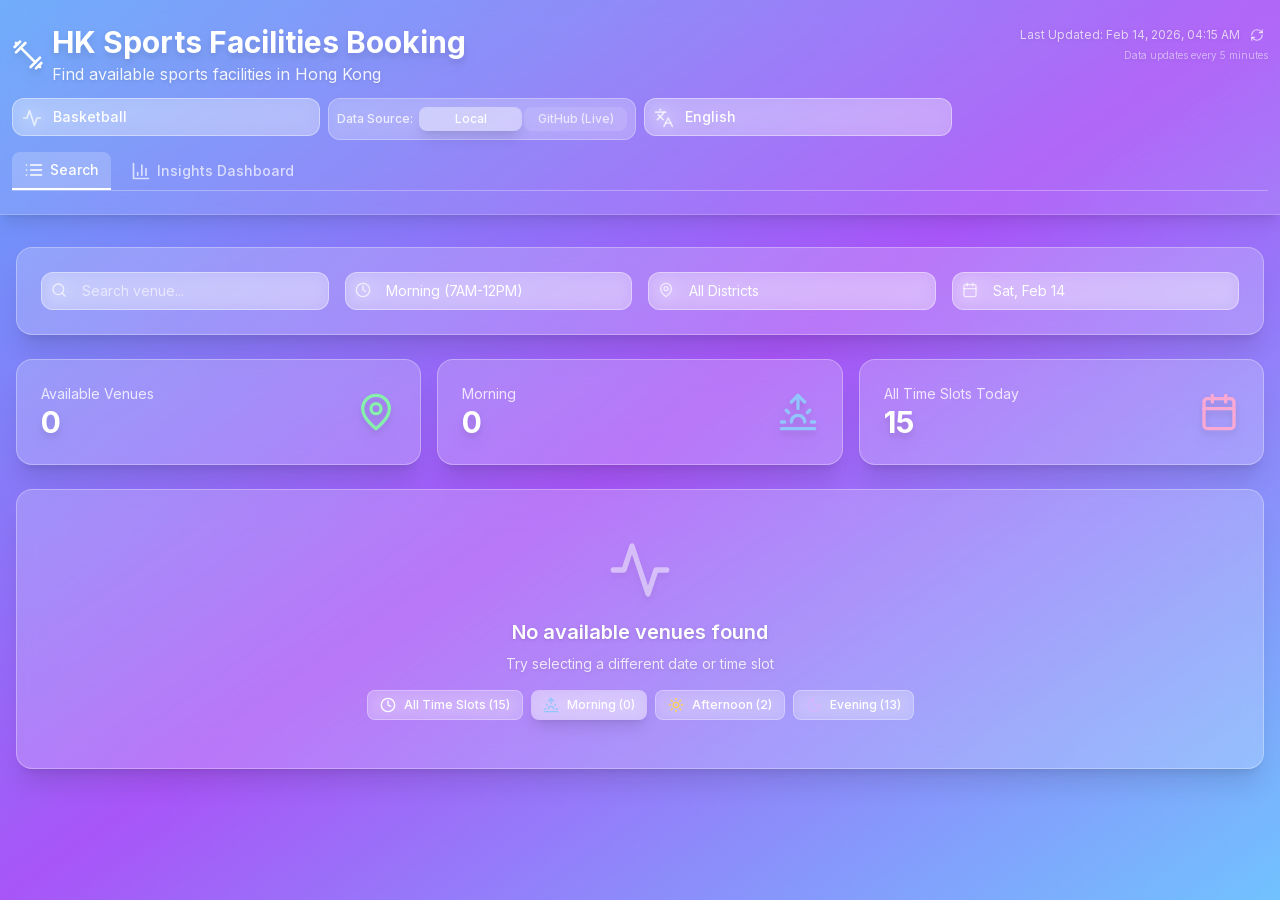
<file: index.html>
<!DOCTYPE html><html lang="en"><head><meta charSet="utf-8"/><meta name="viewport" content="width=device-width, initial-scale=1, maximum-scale=1"/><link rel="preload" href="/_next/static/media/e4af272ccee01ff0-s.p.woff2" as="font" crossorigin="" type="font/woff2"/><link rel="stylesheet" href="/_next/static/css/bc5cb8f0c7bdd779.css" data-precedence="next"/><link rel="preload" as="script" fetchPriority="low" href="/_next/static/chunks/webpack-2d62da244cb76273.js"/><script src="/_next/static/chunks/7d771d05-061e157f38a71cc8.js" async=""></script><script src="/_next/static/chunks/588-ee17185c6717cbbb.js" async=""></script><script src="/_next/static/chunks/main-app-b825397ca750ba4a.js" async=""></script><script src="/_next/static/chunks/903-ed9785ce43da3856.js" async=""></script><script src="/_next/static/chunks/app/page-032e1a3f473d3343.js" async=""></script><meta name="theme-color" content="#8b5cf6"/><title>HK Basketball Court Booking</title><meta name="description" content="Find and book basketball courts in Hong Kong"/><meta name="next-size-adjust"/><script src="/_next/static/chunks/polyfills-42372ed130431b0a.js" noModule=""></script></head><body class="__className_f367f3"><div class="min-h-screen flex items-center justify-center bg-gradient-to-br from-blue-400 via-purple-500" style="--tw-gradient-to:#71c2fe"><div class="text-center bg-white/20 backdrop-blur-lg rounded-2xl p-8 border border-white/30 shadow-2xl"><div class="animate-spin rounded-full h-16 w-16 border-b-4 border-white mx-auto"></div><p class="mt-4 text-white font-semibold drop-shadow-lg">Loading facilities...</p></div></div><script src="/_next/static/chunks/webpack-2d62da244cb76273.js" async=""></script><script>(self.__next_f=self.__next_f||[]).push([0]);self.__next_f.push([2,null])</script><script>self.__next_f.push([1,"1:HL[\"/_next/static/media/e4af272ccee01ff0-s.p.woff2\",\"font\",{\"crossOrigin\":\"\",\"type\":\"font/woff2\"}]\n2:HL[\"/_next/static/css/bc5cb8f0c7bdd779.css\",\"style\"]\n"])</script><script>self.__next_f.push([1,"3:I[7540,[],\"\"]\n5:I[8161,[],\"ClientPageRoot\"]\n6:I[9295,[\"903\",\"static/chunks/903-ed9785ce43da3856.js\",\"931\",\"static/chunks/app/page-032e1a3f473d3343.js\"],\"default\",1]\n7:I[9431,[],\"\"]\n8:I[3721,[],\"\"]\na:I[2521,[],\"\"]\nb:[]\n0:[\"$\",\"$L3\",null,{\"buildId\":\"FNMRDKPU2obx-AqgBloh1\",\"assetPrefix\":\"\",\"urlParts\":[\"\",\"\"],\"initialTree\":[\"\",{\"children\":[\"__PAGE__\",{}]},\"$undefined\",\"$undefined\",true],\"initialSeedData\":[\"\",{\"children\":[\"__PAGE__\",{},[[\"$L4\",[\"$\",\"$L5\",null,{\"props\":{\"params\":{},\"searchParams\":{}},\"Component\":\"$6\"}],null],null],null]},[[[[\"$\",\"link\",\"0\",{\"rel\":\"stylesheet\",\"href\":\"/_next/static/css/bc5cb8f0c7bdd779.css\",\"precedence\":\"next\",\"crossOrigin\":\"$undefined\"}]],[\"$\",\"html\",null,{\"lang\":\"en\",\"children\":[\"$\",\"body\",null,{\"className\":\"__className_f367f3\",\"children\":[\"$\",\"$L7\",null,{\"parallelRouterKey\":\"children\",\"segmentPath\":[\"children\"],\"error\":\"$undefined\",\"errorStyles\":\"$undefined\",\"errorScripts\":\"$undefined\",\"template\":[\"$\",\"$L8\",null,{}],\"templateStyles\":\"$undefined\",\"templateScripts\":\"$undefined\",\"notFound\":[[\"$\",\"title\",null,{\"children\":\"404: This page could not be found.\"}],[\"$\",\"div\",null,{\"style\":{\"fontFamily\":\"system-ui,\\\"Segoe UI\\\",Roboto,Helvetica,Arial,sans-serif,\\\"Apple Color Emoji\\\",\\\"Segoe UI Emoji\\\"\",\"height\":\"100vh\",\"textAlign\":\"center\",\"display\":\"flex\",\"flexDirection\":\"column\",\"alignItems\":\"center\",\"justifyContent\":\"center\"},\"children\":[\"$\",\"div\",null,{\"children\":[[\"$\",\"style\",null,{\"dangerouslySetInnerHTML\":{\"__html\":\"body{color:#000;background:#fff;margin:0}.next-error-h1{border-right:1px solid rgba(0,0,0,.3)}@media (prefers-color-scheme:dark){body{color:#fff;background:#000}.next-error-h1{border-right:1px solid rgba(255,255,255,.3)}}\"}}],[\"$\",\"h1\",null,{\"className\":\"next-error-h1\",\"style\":{\"display\":\"inline-block\",\"margin\":\"0 20px 0 0\",\"padding\":\"0 23px 0 0\",\"fontSize\":24,\"fontWeight\":500,\"verticalAlign\":\"top\",\"lineHeight\":\"49px\"},\"children\":\"404\"}],[\"$\",\"div\",null,{\"style\":{\"display\":\"inline-block\"},\"children\":[\"$\",\"h2\",null,{\"style\":{\"fontSize\":14,\"fontWeight\":400,\"lineHeight\":\"49px\""])</script><script>self.__next_f.push([1,",\"margin\":0},\"children\":\"This page could not be found.\"}]}]]}]}]],\"notFoundStyles\":[]}]}]}]],null],null],\"couldBeIntercepted\":false,\"initialHead\":[null,\"$L9\"],\"globalErrorComponent\":\"$a\",\"missingSlots\":\"$Wb\"}]\n"])</script><script>self.__next_f.push([1,"9:[[\"$\",\"meta\",\"0\",{\"name\":\"viewport\",\"content\":\"width=device-width, initial-scale=1, maximum-scale=1\"}],[\"$\",\"meta\",\"1\",{\"name\":\"theme-color\",\"content\":\"#8b5cf6\"}],[\"$\",\"meta\",\"2\",{\"charSet\":\"utf-8\"}],[\"$\",\"title\",\"3\",{\"children\":\"HK Basketball Court Booking\"}],[\"$\",\"meta\",\"4\",{\"name\":\"description\",\"content\":\"Find and book basketball courts in Hong Kong\"}],[\"$\",\"meta\",\"5\",{\"name\":\"next-size-adjust\"}]]\n4:null\n"])</script></body></html>
</file>
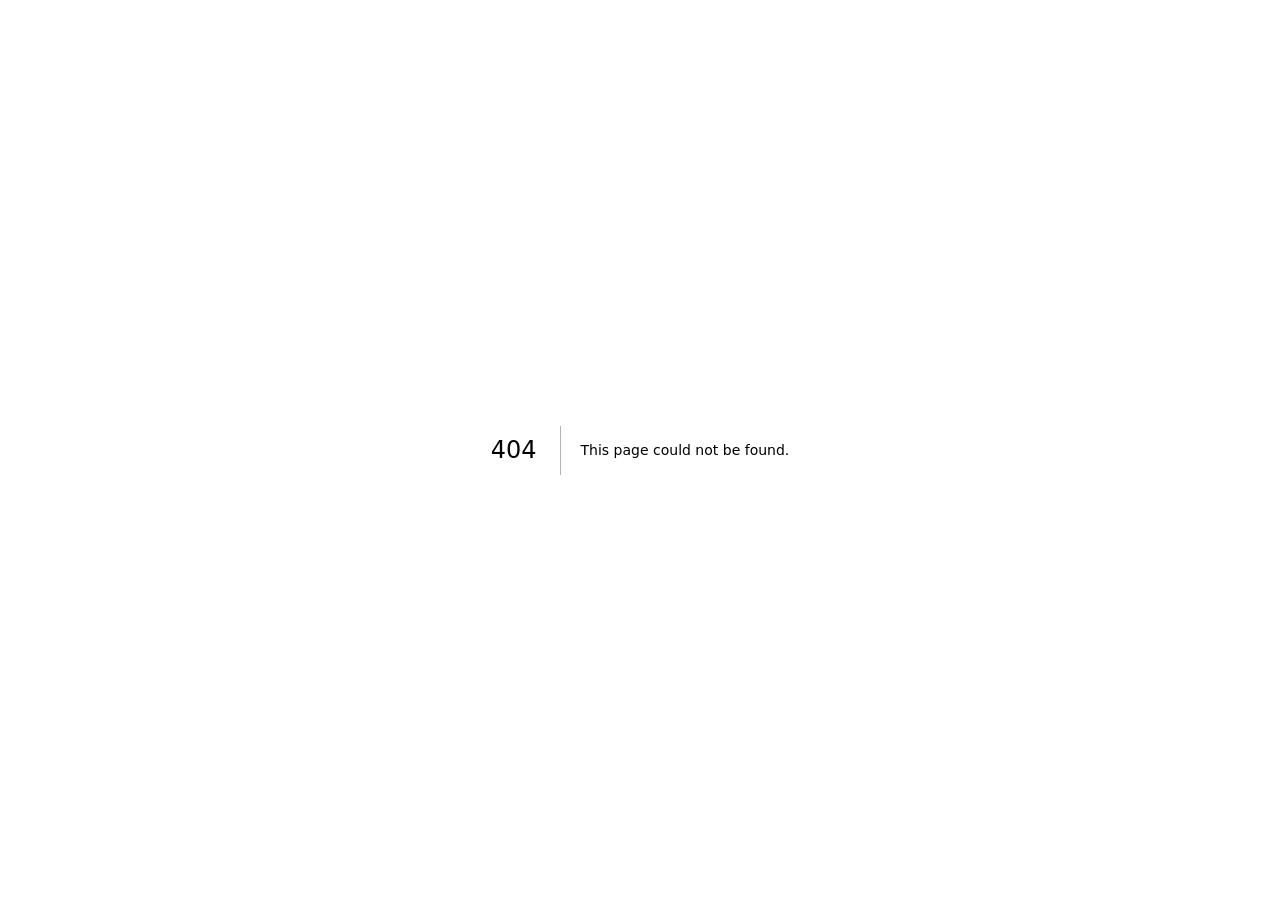
<file: 404/index.html>
<!DOCTYPE html><html lang="en"><head><meta charSet="utf-8"/><meta name="viewport" content="width=device-width, initial-scale=1, maximum-scale=1"/><link rel="preload" href="/_next/static/media/e4af272ccee01ff0-s.p.woff2" as="font" crossorigin="" type="font/woff2"/><link rel="stylesheet" href="/_next/static/css/bc5cb8f0c7bdd779.css" data-precedence="next"/><link rel="preload" as="script" fetchPriority="low" href="/_next/static/chunks/webpack-2d62da244cb76273.js"/><script src="/_next/static/chunks/7d771d05-061e157f38a71cc8.js" async=""></script><script src="/_next/static/chunks/588-ee17185c6717cbbb.js" async=""></script><script src="/_next/static/chunks/main-app-b825397ca750ba4a.js" async=""></script><meta name="robots" content="noindex"/><title>404: This page could not be found.</title><meta name="theme-color" content="#8b5cf6"/><title>HK Basketball Court Booking</title><meta name="description" content="Find and book basketball courts in Hong Kong"/><meta name="next-size-adjust"/><script src="/_next/static/chunks/polyfills-42372ed130431b0a.js" noModule=""></script></head><body class="__className_f367f3"><div style="font-family:system-ui,&quot;Segoe UI&quot;,Roboto,Helvetica,Arial,sans-serif,&quot;Apple Color Emoji&quot;,&quot;Segoe UI Emoji&quot;;height:100vh;text-align:center;display:flex;flex-direction:column;align-items:center;justify-content:center"><div><style>body{color:#000;background:#fff;margin:0}.next-error-h1{border-right:1px solid rgba(0,0,0,.3)}@media (prefers-color-scheme:dark){body{color:#fff;background:#000}.next-error-h1{border-right:1px solid rgba(255,255,255,.3)}}</style><h1 class="next-error-h1" style="display:inline-block;margin:0 20px 0 0;padding:0 23px 0 0;font-size:24px;font-weight:500;vertical-align:top;line-height:49px">404</h1><div style="display:inline-block"><h2 style="font-size:14px;font-weight:400;line-height:49px;margin:0">This page could not be found.</h2></div></div></div><script src="/_next/static/chunks/webpack-2d62da244cb76273.js" async=""></script><script>(self.__next_f=self.__next_f||[]).push([0]);self.__next_f.push([2,null])</script><script>self.__next_f.push([1,"1:HL[\"/_next/static/media/e4af272ccee01ff0-s.p.woff2\",\"font\",{\"crossOrigin\":\"\",\"type\":\"font/woff2\"}]\n2:HL[\"/_next/static/css/bc5cb8f0c7bdd779.css\",\"style\"]\n"])</script><script>self.__next_f.push([1,"3:I[7540,[],\"\"]\n5:I[9431,[],\"\"]\n6:I[3721,[],\"\"]\nc:I[2521,[],\"\"]\n7:{\"fontFamily\":\"system-ui,\\\"Segoe UI\\\",Roboto,Helvetica,Arial,sans-serif,\\\"Apple Color Emoji\\\",\\\"Segoe UI Emoji\\\"\",\"height\":\"100vh\",\"textAlign\":\"center\",\"display\":\"flex\",\"flexDirection\":\"column\",\"alignItems\":\"center\",\"justifyContent\":\"center\"}\n8:{\"display\":\"inline-block\",\"margin\":\"0 20px 0 0\",\"padding\":\"0 23px 0 0\",\"fontSize\":24,\"fontWeight\":500,\"verticalAlign\":\"top\",\"lineHeight\":\"49px\"}\n9:{\"display\":\"inline-block\"}\na:{\"fontSize\":14,\"fontWeight\":400,\"lineHeight\":\"49px\",\"margin\":0}\nd:[]\n"])</script><script>self.__next_f.push([1,"0:[\"$\",\"$L3\",null,{\"buildId\":\"FNMRDKPU2obx-AqgBloh1\",\"assetPrefix\":\"\",\"urlParts\":[\"\",\"_not-found\",\"\"],\"initialTree\":[\"\",{\"children\":[\"/_not-found\",{\"children\":[\"__PAGE__\",{}]}]},\"$undefined\",\"$undefined\",true],\"initialSeedData\":[\"\",{\"children\":[\"/_not-found\",{\"children\":[\"__PAGE__\",{},[[\"$L4\",[[\"$\",\"title\",null,{\"children\":\"404: This page could not be found.\"}],[\"$\",\"div\",null,{\"style\":{\"fontFamily\":\"system-ui,\\\"Segoe UI\\\",Roboto,Helvetica,Arial,sans-serif,\\\"Apple Color Emoji\\\",\\\"Segoe UI Emoji\\\"\",\"height\":\"100vh\",\"textAlign\":\"center\",\"display\":\"flex\",\"flexDirection\":\"column\",\"alignItems\":\"center\",\"justifyContent\":\"center\"},\"children\":[\"$\",\"div\",null,{\"children\":[[\"$\",\"style\",null,{\"dangerouslySetInnerHTML\":{\"__html\":\"body{color:#000;background:#fff;margin:0}.next-error-h1{border-right:1px solid rgba(0,0,0,.3)}@media (prefers-color-scheme:dark){body{color:#fff;background:#000}.next-error-h1{border-right:1px solid rgba(255,255,255,.3)}}\"}}],[\"$\",\"h1\",null,{\"className\":\"next-error-h1\",\"style\":{\"display\":\"inline-block\",\"margin\":\"0 20px 0 0\",\"padding\":\"0 23px 0 0\",\"fontSize\":24,\"fontWeight\":500,\"verticalAlign\":\"top\",\"lineHeight\":\"49px\"},\"children\":\"404\"}],[\"$\",\"div\",null,{\"style\":{\"display\":\"inline-block\"},\"children\":[\"$\",\"h2\",null,{\"style\":{\"fontSize\":14,\"fontWeight\":400,\"lineHeight\":\"49px\",\"margin\":0},\"children\":\"This page could not be found.\"}]}]]}]}]],null],null],null]},[null,[\"$\",\"$L5\",null,{\"parallelRouterKey\":\"children\",\"segmentPath\":[\"children\",\"/_not-found\",\"children\"],\"error\":\"$undefined\",\"errorStyles\":\"$undefined\",\"errorScripts\":\"$undefined\",\"template\":[\"$\",\"$L6\",null,{}],\"templateStyles\":\"$undefined\",\"templateScripts\":\"$undefined\",\"notFound\":\"$undefined\",\"notFoundStyles\":\"$undefined\"}]],null]},[[[[\"$\",\"link\",\"0\",{\"rel\":\"stylesheet\",\"href\":\"/_next/static/css/bc5cb8f0c7bdd779.css\",\"precedence\":\"next\",\"crossOrigin\":\"$undefined\"}]],[\"$\",\"html\",null,{\"lang\":\"en\",\"children\":[\"$\",\"body\",null,{\"className\":\"__className_f367f3\",\"children\":[\"$\",\"$L5\",null,{\"parallelRouterKey\":\"children\",\"segmentPath\":[\"children\"],\"error\":\"$undefined\",\"errorStyles\":\"$undefined\",\"errorScripts\":\"$undefined\",\"template\":[\"$\",\"$L6\",null,{}],\"templateStyles\":\"$undefined\",\"templateScripts\":\"$undefined\",\"notFound\":[[\"$\",\"title\",null,{\"children\":\"404: This page could not be found.\"}],[\"$\",\"div\",null,{\"style\":\"$7\",\"children\":[\"$\",\"div\",null,{\"children\":[[\"$\",\"style\",null,{\"dangerouslySetInnerHTML\":{\"__html\":\"body{color:#000;background:#fff;margin:0}.next-error-h1{border-right:1px solid rgba(0,0,0,.3)}@media (prefers-color-scheme:dark){body{color:#fff;background:#000}.next-error-h1{border-right:1px solid rgba(255,255,255,.3)}}\"}}],[\"$\",\"h1\",null,{\"className\":\"next-error-h1\",\"style\":\"$8\",\"children\":\"404\"}],[\"$\",\"div\",null,{\"style\":\"$9\",\"children\":[\"$\",\"h2\",null,{\"style\":\"$a\",\"children\":\"This page could not be found.\"}]}]]}]}]],\"notFoundStyles\":[]}]}]}]],null],null],\"couldBeIntercepted\":false,\"initialHead\":[[\"$\",\"meta\",null,{\"name\":\"robots\",\"content\":\"noindex\"}],\"$Lb\"],\"globalErrorComponent\":\"$c\",\"missingSlots\":\"$Wd\"}]\n"])</script><script>self.__next_f.push([1,"b:[[\"$\",\"meta\",\"0\",{\"name\":\"viewport\",\"content\":\"width=device-width, initial-scale=1, maximum-scale=1\"}],[\"$\",\"meta\",\"1\",{\"name\":\"theme-color\",\"content\":\"#8b5cf6\"}],[\"$\",\"meta\",\"2\",{\"charSet\":\"utf-8\"}],[\"$\",\"title\",\"3\",{\"children\":\"HK Basketball Court Booking\"}],[\"$\",\"meta\",\"4\",{\"name\":\"description\",\"content\":\"Find and book basketball courts in Hong Kong\"}],[\"$\",\"meta\",\"5\",{\"name\":\"next-size-adjust\"}]]\n4:null\n"])</script></body></html>
</file>
<file: _next/static/css/bc5cb8f0c7bdd779.css>
@font-face{font-family:__Inter_f367f3;font-style:normal;font-weight:100 900;font-display:swap;src:url(/_next/static/media/ba9851c3c22cd980-s.woff2) format("woff2");unicode-range:u+0460-052f,u+1c80-1c8a,u+20b4,u+2de0-2dff,u+a640-a69f,u+fe2e-fe2f}@font-face{font-family:__Inter_f367f3;font-style:normal;font-weight:100 900;font-display:swap;src:url(/_next/static/media/21350d82a1f187e9-s.woff2) format("woff2");unicode-range:u+0301,u+0400-045f,u+0490-0491,u+04b0-04b1,u+2116}@font-face{font-family:__Inter_f367f3;font-style:normal;font-weight:100 900;font-display:swap;src:url(/_next/static/media/c5fe6dc8356a8c31-s.woff2) format("woff2");unicode-range:u+1f??}@font-face{font-family:__Inter_f367f3;font-style:normal;font-weight:100 900;font-display:swap;src:url(/_next/static/media/19cfc7226ec3afaa-s.woff2) format("woff2");unicode-range:u+0370-0377,u+037a-037f,u+0384-038a,u+038c,u+038e-03a1,u+03a3-03ff}@font-face{font-family:__Inter_f367f3;font-style:normal;font-weight:100 900;font-display:swap;src:url(/_next/static/media/df0a9ae256c0569c-s.woff2) format("woff2");unicode-range:u+0102-0103,u+0110-0111,u+0128-0129,u+0168-0169,u+01a0-01a1,u+01af-01b0,u+0300-0301,u+0303-0304,u+0308-0309,u+0323,u+0329,u+1ea0-1ef9,u+20ab}@font-face{font-family:__Inter_f367f3;font-style:normal;font-weight:100 900;font-display:swap;src:url(/_next/static/media/8e9860b6e62d6359-s.woff2) format("woff2");unicode-range:u+0100-02ba,u+02bd-02c5,u+02c7-02cc,u+02ce-02d7,u+02dd-02ff,u+0304,u+0308,u+0329,u+1d00-1dbf,u+1e00-1e9f,u+1ef2-1eff,u+2020,u+20a0-20ab,u+20ad-20c0,u+2113,u+2c60-2c7f,u+a720-a7ff}@font-face{font-family:__Inter_f367f3;font-style:normal;font-weight:100 900;font-display:swap;src:url(/_next/static/media/e4af272ccee01ff0-s.p.woff2) format("woff2");unicode-range:u+00??,u+0131,u+0152-0153,u+02bb-02bc,u+02c6,u+02da,u+02dc,u+0304,u+0308,u+0329,u+2000-206f,u+20ac,u+2122,u+2191,u+2193,u+2212,u+2215,u+feff,u+fffd}@font-face{font-family:__Inter_Fallback_f367f3;src:local("Arial");ascent-override:90.49%;descent-override:22.56%;line-gap-override:0.00%;size-adjust:107.06%}.__className_f367f3{font-family:__Inter_f367f3,__Inter_Fallback_f367f3;font-style:normal}*,:after,:before{--tw-border-spacing-x:0;--tw-border-spacing-y:0;--tw-translate-x:0;--tw-translate-y:0;--tw-rotate:0;--tw-skew-x:0;--tw-skew-y:0;--tw-scale-x:1;--tw-scale-y:1;--tw-pan-x: ;--tw-pan-y: ;--tw-pinch-zoom: ;--tw-scroll-snap-strictness:proximity;--tw-gradient-from-position: ;--tw-gradient-via-position: ;--tw-gradient-to-position: ;--tw-ordinal: ;--tw-slashed-zero: ;--tw-numeric-figure: ;--tw-numeric-spacing: ;--tw-numeric-fraction: ;--tw-ring-inset: ;--tw-ring-offset-width:0px;--tw-ring-offset-color:#fff;--tw-ring-color:rgba(59,130,246,.5);--tw-ring-offset-shadow:0 0 #0000;--tw-ring-shadow:0 0 #0000;--tw-shadow:0 0 #0000;--tw-shadow-colored:0 0 #0000;--tw-blur: ;--tw-brightness: ;--tw-contrast: ;--tw-grayscale: ;--tw-hue-rotate: ;--tw-invert: ;--tw-saturate: ;--tw-sepia: ;--tw-drop-shadow: ;--tw-backdrop-blur: ;--tw-backdrop-brightness: ;--tw-backdrop-contrast: ;--tw-backdrop-grayscale: ;--tw-backdrop-hue-rotate: ;--tw-backdrop-invert: ;--tw-backdrop-opacity: ;--tw-backdrop-saturate: ;--tw-backdrop-sepia: ;--tw-contain-size: ;--tw-contain-layout: ;--tw-contain-paint: ;--tw-contain-style: }::backdrop{--tw-border-spacing-x:0;--tw-border-spacing-y:0;--tw-translate-x:0;--tw-translate-y:0;--tw-rotate:0;--tw-skew-x:0;--tw-skew-y:0;--tw-scale-x:1;--tw-scale-y:1;--tw-pan-x: ;--tw-pan-y: ;--tw-pinch-zoom: ;--tw-scroll-snap-strictness:proximity;--tw-gradient-from-position: ;--tw-gradient-via-position: ;--tw-gradient-to-position: ;--tw-ordinal: ;--tw-slashed-zero: ;--tw-numeric-figure: ;--tw-numeric-spacing: ;--tw-numeric-fraction: ;--tw-ring-inset: ;--tw-ring-offset-width:0px;--tw-ring-offset-color:#fff;--tw-ring-color:rgba(59,130,246,.5);--tw-ring-offset-shadow:0 0 #0000;--tw-ring-shadow:0 0 #0000;--tw-shadow:0 0 #0000;--tw-shadow-colored:0 0 #0000;--tw-blur: ;--tw-brightness: ;--tw-contrast: ;--tw-grayscale: ;--tw-hue-rotate: ;--tw-invert: ;--tw-saturate: ;--tw-sepia: ;--tw-drop-shadow: ;--tw-backdrop-blur: ;--tw-backdrop-brightness: ;--tw-backdrop-contrast: ;--tw-backdrop-grayscale: ;--tw-backdrop-hue-rotate: ;--tw-backdrop-invert: ;--tw-backdrop-opacity: ;--tw-backdrop-saturate: ;--tw-backdrop-sepia: ;--tw-contain-size: ;--tw-contain-layout: ;--tw-contain-paint: ;--tw-contain-style: }/*
! tailwindcss v3.4.19 | MIT License | https://tailwindcss.com
*/*,:after,:before{box-sizing:border-box;border:0 solid #e5e7eb}:after,:before{--tw-content:""}:host,html{line-height:1.5;-webkit-text-size-adjust:100%;-moz-tab-size:4;-o-tab-size:4;tab-size:4;font-family:ui-sans-serif,system-ui,sans-serif,Apple Color Emoji,Segoe UI Emoji,Segoe UI Symbol,Noto Color Emoji;font-feature-settings:normal;font-variation-settings:normal;-webkit-tap-highlight-color:transparent}body{margin:0;line-height:inherit}hr{height:0;color:inherit;border-top-width:1px}abbr:where([title]){-webkit-text-decoration:underline dotted;text-decoration:underline dotted}h1,h2,h3,h4,h5,h6{font-size:inherit;font-weight:inherit}a{color:inherit;text-decoration:inherit}b,strong{font-weight:bolder}code,kbd,pre,samp{font-family:ui-monospace,SFMono-Regular,Menlo,Monaco,Consolas,Liberation Mono,Courier New,monospace;font-feature-settings:normal;font-variation-settings:normal;font-size:1em}small{font-size:80%}sub,sup{font-size:75%;line-height:0;position:relative;vertical-align:baseline}sub{bottom:-.25em}sup{top:-.5em}table{text-indent:0;border-color:inherit;border-collapse:collapse}button,input,optgroup,select,textarea{font-family:inherit;font-feature-settings:inherit;font-variation-settings:inherit;font-size:100%;font-weight:inherit;line-height:inherit;letter-spacing:inherit;color:inherit;margin:0;padding:0}button,select{text-transform:none}button,input:where([type=button]),input:where([type=reset]),input:where([type=submit]){-webkit-appearance:button;background-color:transparent;background-image:none}:-moz-focusring{outline:auto}:-moz-ui-invalid{box-shadow:none}progress{vertical-align:baseline}::-webkit-inner-spin-button,::-webkit-outer-spin-button{height:auto}[type=search]{-webkit-appearance:textfield;outline-offset:-2px}::-webkit-search-decoration{-webkit-appearance:none}::-webkit-file-upload-button{-webkit-appearance:button;font:inherit}summary{display:list-item}blockquote,dd,dl,figure,h1,h2,h3,h4,h5,h6,hr,p,pre{margin:0}fieldset{margin:0}fieldset,legend{padding:0}menu,ol,ul{list-style:none;margin:0;padding:0}dialog{padding:0}textarea{resize:vertical}input::-moz-placeholder,textarea::-moz-placeholder{opacity:1;color:#9ca3af}input::placeholder,textarea::placeholder{opacity:1;color:#9ca3af}[role=button],button{cursor:pointer}:disabled{cursor:default}audio,canvas,embed,iframe,img,object,svg,video{display:block;vertical-align:middle}img,video{max-width:100%;height:auto}[hidden]:where(:not([hidden=until-found])){display:none}.pointer-events-none{pointer-events:none}.fixed{position:fixed}.absolute{position:absolute}.relative{position:relative}.sticky{position:sticky}.left-0{left:0}.left-2\.5{left:.625rem}.right-0{right:0}.right-2\.5{right:.625rem}.top-0{top:0}.top-2\.5{top:.625rem}.top-40{top:10rem}.z-10{z-index:10}.z-20{z-index:20}.z-30{z-index:30}.z-50{z-index:50}.z-\[9999\]{z-index:9999}.col-span-2{grid-column:span 2/span 2}.-mx-3{margin-left:-.75rem;margin-right:-.75rem}.mx-1{margin-left:.25rem;margin-right:.25rem}.mx-auto{margin-left:auto;margin-right:auto}.-mb-px{margin-bottom:-1px}.mb-1{margin-bottom:.25rem}.mb-2{margin-bottom:.5rem}.mb-3{margin-bottom:.75rem}.mb-4{margin-bottom:1rem}.mt-0\.5{margin-top:.125rem}.mt-1\.5{margin-top:.375rem}.mt-2{margin-top:.5rem}.mt-3{margin-top:.75rem}.mt-4{margin-top:1rem}.inline-block{display:inline-block}.inline{display:inline}.flex{display:flex}.table{display:table}.grid{display:grid}.hidden{display:none}.h-12{height:3rem}.h-16{height:4rem}.h-2{height:.5rem}.h-2\.5{height:.625rem}.h-3{height:.75rem}.h-4{height:1rem}.h-5{height:1.25rem}.h-6{height:1.5rem}.h-\[75px\]{height:75px}.max-h-64{max-height:16rem}.min-h-screen{min-height:100vh}.w-12{width:3rem}.w-16{width:4rem}.w-2{width:.5rem}.w-2\.5{width:.625rem}.w-3{width:.75rem}.w-4{width:1rem}.w-5{width:1.25rem}.w-6{width:1.5rem}.w-\[10\.5\%\]{width:10.5%}.w-\[12\%\]{width:12%}.w-\[7\%\]{width:7%}.w-full{width:100%}.w-px{width:1px}.min-w-0{min-width:0}.min-w-\[1000px\]{min-width:1000px}.max-w-7xl{max-width:80rem}.flex-1{flex:1 1 0%}.flex-shrink-0{flex-shrink:0}.table-fixed{table-layout:fixed}.border-collapse{border-collapse:collapse}@keyframes spin{to{transform:rotate(1turn)}}.animate-spin{animation:spin 1s linear infinite}.cursor-pointer{cursor:pointer}.appearance-none{-webkit-appearance:none;-moz-appearance:none;appearance:none}.grid-cols-1{grid-template-columns:repeat(1,minmax(0,1fr))}.grid-cols-2{grid-template-columns:repeat(2,minmax(0,1fr))}.grid-cols-3{grid-template-columns:repeat(3,minmax(0,1fr))}.flex-row{flex-direction:row}.flex-col{flex-direction:column}.flex-wrap{flex-wrap:wrap}.items-start{align-items:flex-start}.items-end{align-items:flex-end}.items-center{align-items:center}.justify-center{justify-content:center}.justify-between{justify-content:space-between}.gap-0\.5{gap:.125rem}.gap-1{gap:.25rem}.gap-1\.5{gap:.375rem}.gap-2{gap:.5rem}.gap-3{gap:.75rem}.gap-4{gap:1rem}.space-y-3>:not([hidden])~:not([hidden]){--tw-space-y-reverse:0;margin-top:calc(.75rem * calc(1 - var(--tw-space-y-reverse)));margin-bottom:calc(.75rem * var(--tw-space-y-reverse))}.space-y-6>:not([hidden])~:not([hidden]){--tw-space-y-reverse:0;margin-top:calc(1.5rem * calc(1 - var(--tw-space-y-reverse)));margin-bottom:calc(1.5rem * var(--tw-space-y-reverse))}.overflow-hidden{overflow:hidden}.overflow-x-auto{overflow-x:auto}.overflow-y-auto{overflow-y:auto}.truncate{overflow:hidden;text-overflow:ellipsis}.truncate,.whitespace-nowrap{white-space:nowrap}.rounded{border-radius:.25rem}.rounded-2xl{border-radius:1rem}.rounded-full{border-radius:9999px}.rounded-lg{border-radius:.5rem}.rounded-xl{border-radius:.75rem}.rounded-t-lg{border-top-left-radius:.5rem;border-top-right-radius:.5rem}.border{border-width:1px}.border-2{border-width:2px}.border-b{border-bottom-width:1px}.border-b-2{border-bottom-width:2px}.border-b-4{border-bottom-width:4px}.border-l{border-left-width:1px}.border-r{border-right-width:1px}.border-r-2{border-right-width:2px}.border-t-2{border-top-width:2px}.border-purple-400{--tw-border-opacity:1;border-color:rgb(192 132 252/var(--tw-border-opacity,1))}.border-white{--tw-border-opacity:1;border-color:rgb(255 255 255/var(--tw-border-opacity,1))}.border-white\/20{border-color:hsla(0,0%,100%,.2)}.border-white\/30{border-color:hsla(0,0%,100%,.3)}.border-white\/40{border-color:hsla(0,0%,100%,.4)}.border-white\/50{border-color:hsla(0,0%,100%,.5)}.border-white\/60{border-color:hsla(0,0%,100%,.6)}.bg-blue-500{--tw-bg-opacity:1;background-color:rgb(59 130 246/var(--tw-bg-opacity,1))}.bg-green-500{--tw-bg-opacity:1;background-color:rgb(34 197 94/var(--tw-bg-opacity,1))}.bg-purple-500{--tw-bg-opacity:1;background-color:rgb(168 85 247/var(--tw-bg-opacity,1))}.bg-purple-600{--tw-bg-opacity:1;background-color:rgb(147 51 234/var(--tw-bg-opacity,1))}.bg-purple-600\/60{background-color:rgba(147,51,234,.6)}.bg-white\/10{background-color:hsla(0,0%,100%,.1)}.bg-white\/20{background-color:hsla(0,0%,100%,.2)}.bg-white\/30{background-color:hsla(0,0%,100%,.3)}.bg-white\/40{background-color:hsla(0,0%,100%,.4)}.bg-white\/95{background-color:hsla(0,0%,100%,.95)}.bg-gradient-to-br{background-image:linear-gradient(to bottom right,var(--tw-gradient-stops))}.from-blue-400{--tw-gradient-from:#60a5fa var(--tw-gradient-from-position);--tw-gradient-to:rgba(96,165,250,0) var(--tw-gradient-to-position);--tw-gradient-stops:var(--tw-gradient-from),var(--tw-gradient-to)}.via-purple-500{--tw-gradient-to:rgba(168,85,247,0) var(--tw-gradient-to-position);--tw-gradient-stops:var(--tw-gradient-from),#a855f7 var(--tw-gradient-via-position),var(--tw-gradient-to)}.p-1{padding:.25rem}.p-3{padding:.75rem}.p-4{padding:1rem}.p-6{padding:1.5rem}.p-8{padding:2rem}.px-0\.5{padding-left:.125rem;padding-right:.125rem}.px-1\.5{padding-left:.375rem;padding-right:.375rem}.px-2{padding-left:.5rem;padding-right:.5rem}.px-3{padding-left:.75rem;padding-right:.75rem}.px-4{padding-left:1rem;padding-right:1rem}.py-0\.5{padding-top:.125rem;padding-bottom:.125rem}.py-1{padding-top:.25rem;padding-bottom:.25rem}.py-1\.5{padding-top:.375rem;padding-bottom:.375rem}.py-2{padding-top:.5rem;padding-bottom:.5rem}.py-3{padding-top:.75rem;padding-bottom:.75rem}.py-4{padding-top:1rem;padding-bottom:1rem}.pb-1{padding-bottom:.25rem}.pl-9{padding-left:2.25rem}.pr-2{padding-right:.5rem}.pr-8{padding-right:2rem}.text-left{text-align:left}.text-center{text-align:center}.text-\[10px\]{font-size:10px}.text-\[8px\]{font-size:8px}.text-\[9px\]{font-size:9px}.text-base{font-size:1rem;line-height:1.5rem}.text-lg{font-size:1.125rem;line-height:1.75rem}.text-sm{font-size:.875rem;line-height:1.25rem}.text-xl{font-size:1.25rem;line-height:1.75rem}.text-xs{font-size:.75rem;line-height:1rem}.font-bold{font-weight:700}.font-medium{font-weight:500}.font-semibold{font-weight:600}.leading-tight{line-height:1.25}.text-amber-300{--tw-text-opacity:1;color:rgb(252 211 77/var(--tw-text-opacity,1))}.text-blue-300{--tw-text-opacity:1;color:rgb(147 197 253/var(--tw-text-opacity,1))}.text-gray-500{--tw-text-opacity:1;color:rgb(107 114 128/var(--tw-text-opacity,1))}.text-gray-600{--tw-text-opacity:1;color:rgb(75 85 99/var(--tw-text-opacity,1))}.text-gray-800{--tw-text-opacity:1;color:rgb(31 41 55/var(--tw-text-opacity,1))}.text-green-300{--tw-text-opacity:1;color:rgb(134 239 172/var(--tw-text-opacity,1))}.text-pink-300{--tw-text-opacity:1;color:rgb(249 168 212/var(--tw-text-opacity,1))}.text-purple-300{--tw-text-opacity:1;color:rgb(216 180 254/var(--tw-text-opacity,1))}.text-white{--tw-text-opacity:1;color:rgb(255 255 255/var(--tw-text-opacity,1))}.text-white\/30{color:hsla(0,0%,100%,.3)}.text-white\/40{color:hsla(0,0%,100%,.4)}.text-white\/50{color:hsla(0,0%,100%,.5)}.text-white\/70{color:hsla(0,0%,100%,.7)}.text-white\/80{color:hsla(0,0%,100%,.8)}.text-white\/90{color:hsla(0,0%,100%,.9)}.placeholder-white\/60::-moz-placeholder{color:hsla(0,0%,100%,.6)}.placeholder-white\/60::placeholder{color:hsla(0,0%,100%,.6)}.shadow-2xl{--tw-shadow:0 25px 50px -12px rgba(0,0,0,.25);--tw-shadow-colored:0 25px 50px -12px var(--tw-shadow-color)}.shadow-2xl,.shadow-\[2px_0_10px_rgba\(0\2c 0\2c 0\2c 0\.3\)\]{box-shadow:var(--tw-ring-offset-shadow,0 0 #0000),var(--tw-ring-shadow,0 0 #0000),var(--tw-shadow)}.shadow-\[2px_0_10px_rgba\(0\2c 0\2c 0\2c 0\.3\)\]{--tw-shadow:2px 0 10px rgba(0,0,0,.3);--tw-shadow-colored:2px 0 10px var(--tw-shadow-color)}.shadow-lg{--tw-shadow:0 10px 15px -3px rgba(0,0,0,.1),0 4px 6px -4px rgba(0,0,0,.1);--tw-shadow-colored:0 10px 15px -3px var(--tw-shadow-color),0 4px 6px -4px var(--tw-shadow-color)}.shadow-lg,.shadow-xl{box-shadow:var(--tw-ring-offset-shadow,0 0 #0000),var(--tw-ring-shadow,0 0 #0000),var(--tw-shadow)}.shadow-xl{--tw-shadow:0 20px 25px -5px rgba(0,0,0,.1),0 8px 10px -6px rgba(0,0,0,.1);--tw-shadow-colored:0 20px 25px -5px var(--tw-shadow-color),0 8px 10px -6px var(--tw-shadow-color)}.drop-shadow{--tw-drop-shadow:drop-shadow(0 1px 2px rgba(0,0,0,.1)) drop-shadow(0 1px 1px rgba(0,0,0,.06))}.drop-shadow,.drop-shadow-lg{filter:var(--tw-blur) var(--tw-brightness) var(--tw-contrast) var(--tw-grayscale) var(--tw-hue-rotate) var(--tw-invert) var(--tw-saturate) var(--tw-sepia) var(--tw-drop-shadow)}.drop-shadow-lg{--tw-drop-shadow:drop-shadow(0 10px 8px rgba(0,0,0,.04)) drop-shadow(0 4px 3px rgba(0,0,0,.1))}.filter{filter:var(--tw-blur) var(--tw-brightness) var(--tw-contrast) var(--tw-grayscale) var(--tw-hue-rotate) var(--tw-invert) var(--tw-saturate) var(--tw-sepia) var(--tw-drop-shadow)}.backdrop-blur{--tw-backdrop-blur:blur(8px)}.backdrop-blur,.backdrop-blur-lg{backdrop-filter:var(--tw-backdrop-blur) var(--tw-backdrop-brightness) var(--tw-backdrop-contrast) var(--tw-backdrop-grayscale) var(--tw-backdrop-hue-rotate) var(--tw-backdrop-invert) var(--tw-backdrop-opacity) var(--tw-backdrop-saturate) var(--tw-backdrop-sepia)}.backdrop-blur-lg{--tw-backdrop-blur:blur(16px)}.backdrop-blur-md{--tw-backdrop-blur:blur(12px);backdrop-filter:var(--tw-backdrop-blur) var(--tw-backdrop-brightness) var(--tw-backdrop-contrast) var(--tw-backdrop-grayscale) var(--tw-backdrop-hue-rotate) var(--tw-backdrop-invert) var(--tw-backdrop-opacity) var(--tw-backdrop-saturate) var(--tw-backdrop-sepia)}.transition-all{transition-property:all;transition-timing-function:cubic-bezier(.4,0,.2,1);transition-duration:.15s}.transition-colors{transition-property:color,background-color,border-color,text-decoration-color,fill,stroke;transition-timing-function:cubic-bezier(.4,0,.2,1);transition-duration:.15s}.duration-500{transition-duration:.5s}:root{--background:#fff;--foreground:#171717}@media (prefers-color-scheme:dark){:root{--background:#0a0a0a;--foreground:#ededed}}body{color:var(--foreground);background:var(--background);font-family:Arial,Helvetica,sans-serif}::-webkit-scrollbar{width:12px;height:12px}::-webkit-scrollbar-track{background:hsla(0,0%,100%,.1);border-radius:10px;backdrop-filter:blur(10px)}::-webkit-scrollbar-thumb{background:rgba(131,119,240,.6);border-radius:10px;border:2px solid hsla(0,0%,100%,.2);backdrop-filter:blur(10px)}::-webkit-scrollbar-thumb:hover{background:rgba(131,119,240,.8);border-color:hsla(0,0%,100%,.3)}::-webkit-scrollbar-thumb:active{background:rgba(131,119,240,.9)}*{scrollbar-width:thin;scrollbar-color:rgba(131,119,240,.6) hsla(0,0%,100%,.1)}.hover\:scale-105:hover{--tw-scale-x:1.05;--tw-scale-y:1.05;transform:translate(var(--tw-translate-x),var(--tw-translate-y)) rotate(var(--tw-rotate)) skewX(var(--tw-skew-x)) skewY(var(--tw-skew-y)) scaleX(var(--tw-scale-x)) scaleY(var(--tw-scale-y))}.hover\:bg-white\/10:hover{background-color:hsla(0,0%,100%,.1)}.hover\:bg-white\/20:hover{background-color:hsla(0,0%,100%,.2)}.hover\:bg-white\/25:hover{background-color:hsla(0,0%,100%,.25)}.hover\:bg-white\/30:hover{background-color:hsla(0,0%,100%,.3)}.hover\:bg-white\/50:hover{background-color:hsla(0,0%,100%,.5)}.hover\:text-white:hover{--tw-text-opacity:1;color:rgb(255 255 255/var(--tw-text-opacity,1))}.hover\:shadow-2xl:hover{--tw-shadow:0 25px 50px -12px rgba(0,0,0,.25);--tw-shadow-colored:0 25px 50px -12px var(--tw-shadow-color);box-shadow:var(--tw-ring-offset-shadow,0 0 #0000),var(--tw-ring-shadow,0 0 #0000),var(--tw-shadow)}.focus\:border-white\/60:focus{border-color:hsla(0,0%,100%,.6)}.focus\:bg-white\/40:focus{background-color:hsla(0,0%,100%,.4)}.focus\:ring-2:focus{--tw-ring-offset-shadow:var(--tw-ring-inset) 0 0 0 var(--tw-ring-offset-width) var(--tw-ring-offset-color);--tw-ring-shadow:var(--tw-ring-inset) 0 0 0 calc(2px + var(--tw-ring-offset-width)) var(--tw-ring-color);box-shadow:var(--tw-ring-offset-shadow),var(--tw-ring-shadow),var(--tw-shadow,0 0 #0000)}.focus\:ring-white\/50:focus{--tw-ring-color:hsla(0,0%,100%,.5)}.group:hover .group-hover\:rotate-180{--tw-rotate:180deg;transform:translate(var(--tw-translate-x),var(--tw-translate-y)) rotate(var(--tw-rotate)) skewX(var(--tw-skew-x)) skewY(var(--tw-skew-y)) scaleX(var(--tw-scale-x)) scaleY(var(--tw-scale-y))}.group:hover .group-hover\:text-purple-600{--tw-text-opacity:1;color:rgb(147 51 234/var(--tw-text-opacity,1))}.group:hover .group-hover\:text-purple-700{--tw-text-opacity:1;color:rgb(126 34 206/var(--tw-text-opacity,1))}.group:hover .group-hover\:text-white{--tw-text-opacity:1;color:rgb(255 255 255/var(--tw-text-opacity,1))}@media (min-width:640px){.sm\:grid-cols-2{grid-template-columns:repeat(2,minmax(0,1fr))}.sm\:grid-cols-3{grid-template-columns:repeat(3,minmax(0,1fr))}}@media (min-width:768px){.md\:left-auto{left:auto}.md\:right-auto{right:auto}.md\:col-span-1{grid-column:span 1/span 1}.md\:mx-0{margin-left:0;margin-right:0}.md\:mb-2{margin-bottom:.5rem}.md\:mb-4{margin-bottom:1rem}.md\:mb-6{margin-bottom:1.5rem}.md\:mt-2{margin-top:.5rem}.md\:mt-4{margin-top:1rem}.md\:inline{display:inline}.md\:hidden{display:none}.md\:h-10{height:2.5rem}.md\:h-16{height:4rem}.md\:h-3{height:.75rem}.md\:h-3\.5{height:.875rem}.md\:h-4{height:1rem}.md\:h-5{height:1.25rem}.md\:h-6{height:1.5rem}.md\:h-8{height:2rem}.md\:h-\[95px\]{height:95px}.md\:w-10{width:2.5rem}.md\:w-16{width:4rem}.md\:w-3{width:.75rem}.md\:w-3\.5{width:.875rem}.md\:w-4{width:1rem}.md\:w-5{width:1.25rem}.md\:w-6{width:1.5rem}.md\:w-8{width:2rem}.md\:w-96{width:24rem}.md\:min-w-full{min-width:100%}.md\:grid-cols-4{grid-template-columns:repeat(4,minmax(0,1fr))}.md\:gap-2{gap:.5rem}.md\:gap-4{gap:1rem}.md\:space-y-4>:not([hidden])~:not([hidden]){--tw-space-y-reverse:0;margin-top:calc(1rem * calc(1 - var(--tw-space-y-reverse)));margin-bottom:calc(1rem * var(--tw-space-y-reverse))}.md\:rounded-2xl{border-radius:1rem}.md\:p-12{padding:3rem}.md\:p-4{padding:1rem}.md\:p-6{padding:1.5rem}.md\:px-0{padding-left:0;padding-right:0}.md\:px-2{padding-left:.5rem;padding-right:.5rem}.md\:px-3{padding-left:.75rem;padding-right:.75rem}.md\:px-4{padding-left:1rem;padding-right:1rem}.md\:py-1{padding-top:.25rem;padding-bottom:.25rem}.md\:py-1\.5{padding-top:.375rem;padding-bottom:.375rem}.md\:py-2{padding-top:.5rem;padding-bottom:.5rem}.md\:py-6{padding-top:1.5rem;padding-bottom:1.5rem}.md\:py-8{padding-top:2rem;padding-bottom:2rem}.md\:pl-10{padding-left:2.5rem}.md\:pr-10{padding-right:2.5rem}.md\:pr-4{padding-right:1rem}.md\:text-2xl{font-size:1.5rem;line-height:2rem}.md\:text-3xl{font-size:1.875rem;line-height:2.25rem}.md\:text-\[10px\]{font-size:10px}.md\:text-\[11px\]{font-size:11px}.md\:text-base{font-size:1rem;line-height:1.5rem}.md\:text-lg{font-size:1.125rem;line-height:1.75rem}.md\:text-sm{font-size:.875rem;line-height:1.25rem}.md\:text-xl{font-size:1.25rem;line-height:1.75rem}.md\:text-xs{font-size:.75rem;line-height:1rem}}@media (min-width:1024px){.lg\:grid-cols-2{grid-template-columns:repeat(2,minmax(0,1fr))}.lg\:grid-cols-4{grid-template-columns:repeat(4,minmax(0,1fr))}}@media (min-width:1280px){.xl\:grid-cols-3{grid-template-columns:repeat(3,minmax(0,1fr))}}
</file>
